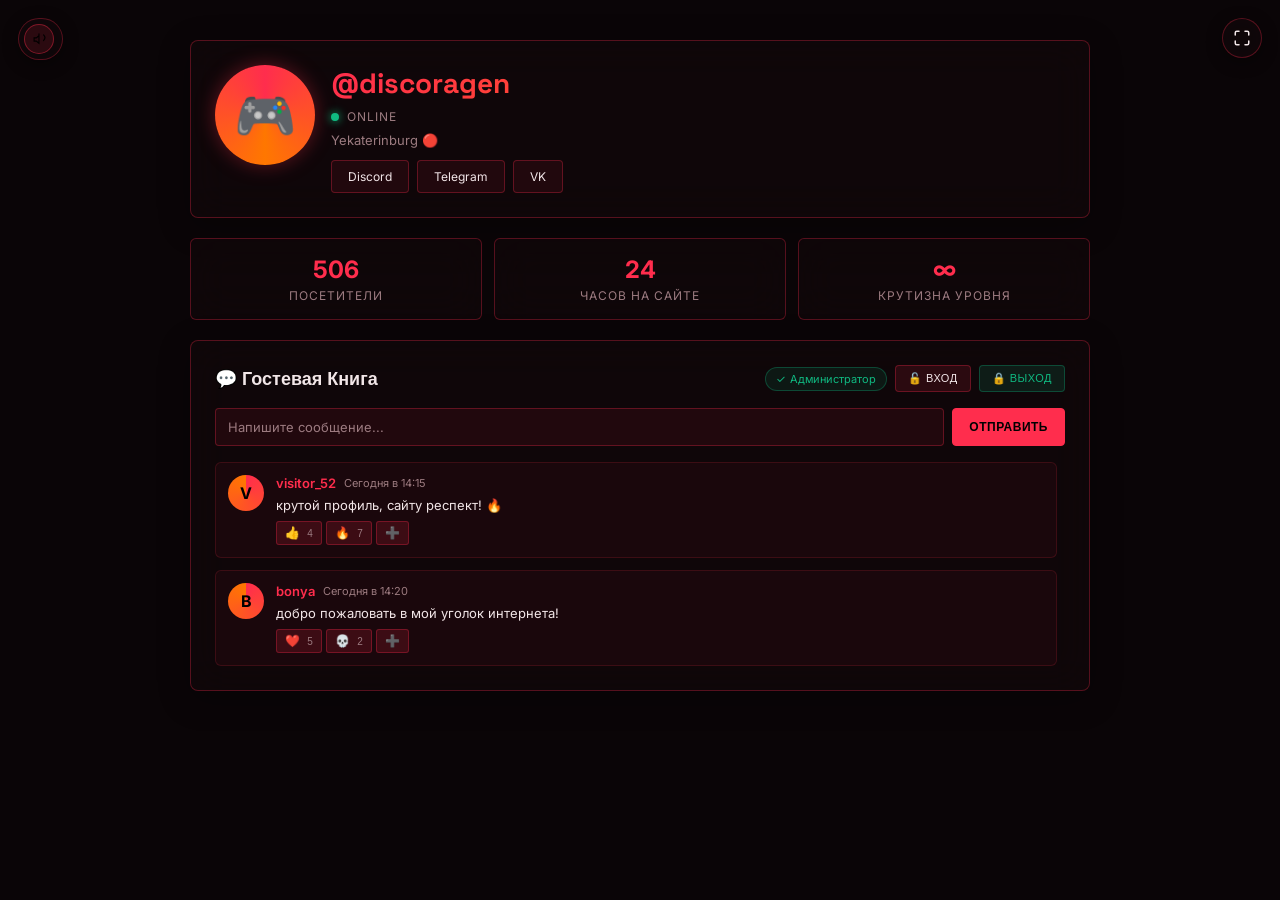
<file: index_admin.html>
<!DOCTYPE html>
<html lang="ru">
<head>
<meta charset="UTF-8">
<meta name="viewport" content="width=device-width, initial-scale=1.0">
<title>@discoragen</title>
<link rel="preconnect" href="https://fonts.googleapis.com">
<link href="https://fonts.googleapis.com/css2?family=Space+Grotesk:wght@400;500;700&family=Inter:wght@400;500;600&display=swap" rel="stylesheet">
<style>
  :root {
    --bg: #0a0507;
    --card: rgba(18, 8, 10, 0.70);
    --card-border: rgba(255, 45, 77, 0.3);
    --red: #ff2d4d;
    --red-dim: #7a0c1f;
    --red-glow: rgba(255, 45, 77, 0.35);
    --text: #f2e6e8;
    --muted: #9c7b80;
  }

  * { box-sizing: border-box; margin: 0; padding: 0; }

  html, body {
    min-height: 100%;
    font-family: 'Inter', sans-serif;
    color: var(--text);
    overflow-x: hidden;
    overflow-y: auto;
  }

  /* Кастомный скроллбар */
  ::-webkit-scrollbar {
    width: 8px;
  }
  ::-webkit-scrollbar-track {
    background: var(--bg);
  }
  ::-webkit-scrollbar-thumb {
    background: var(--red-dim);
    border-radius: 4px;
  }
  ::-webkit-scrollbar-thumb:hover {
    background: var(--red);
  }

  /* ---------- Кастомный геймерский/кибер-курсор ---------- */
  body {
    background: var(--bg);
    display: flex;
    flex-direction: column;
    align-items: center;
    justify-content: center;
    padding: 40px 16px;
    position: relative;
    cursor: url("data:image/svg+xml;utf8,<svg xmlns='http://www.w3.org/2000/svg' width='24' height='24' viewBox='0 0 24 24'><path d='M2 2l16 7-6 3-3 6z' fill='%23ff2d4d' stroke='%230a0507' stroke-width='1.5'/><circle cx='5' cy='5' r='1' fill='%23ffffff'/></svg>"), auto;
  }

  a, button, .play-btn, .progress-slider, .social-btn, .tag, .volume-slider, #enterOverlay, .visitor-count, .fullscreen-btn, .username, .game-plaque, .corner-volume, .location, .gb-send-btn, .reaction-btn, .gb-delete-btn, .picker-emoji-opt, .admin-login-btn, .admin-logout-btn {
    cursor: url("data:image/svg+xml;utf8,<svg xmlns='http://www.w3.org/2000/svg' width='24' height='24' viewBox='0 0 24 24'><path d='M2 2l16 7-6 3-3 6z' fill='%23ffffff' stroke='%23ff2d4d' stroke-width='1.5'/><circle cx='5' cy='5' r='1.5' fill='%23ff2d4d'/></svg>"), pointer;
  }

  /* ---------- Кнопка полноэкранного режима ---------- */
  .fullscreen-btn {
    position: fixed;
    top: 18px;
    right: 18px;
    z-index: 100;
    width: 40px;
    height: 40px;
    border-radius: 50%;
    background: var(--card);
    border: 1px solid var(--card-border);
    color: var(--text);
    display: flex;
    align-items: center;
    justify-content: center;
    backdrop-filter: blur(20px);
    transition: all 0.2s ease;
    outline: none;
    box-shadow: 0 4px 16px rgba(0,0,0,0.4);
  }

  .fullscreen-btn:hover {
    background: var(--red);
    border-color: var(--red);
    box-shadow: 0 0 15px var(--red-glow);
    transform: scale(1.05);
  }

  .fullscreen-btn svg {
    width: 18px;
    height: 18px;
    fill: none;
    stroke: var(--text);
    stroke-width: 2;
    stroke-linecap: round;
    stroke-linejoin: round;
    transition: stroke 0.2s ease;
  }

  .fullscreen-btn:hover svg {
    stroke: #000;
  }

  /* ---------- Выдвижной регулятор громкости в верхнем левом углу ---------- */
  .corner-volume {
    position: fixed;
    top: 18px;
    left: 18px;
    z-index: 100;
    display: flex;
    align-items: center;
    background: var(--card);
    border: 1px solid var(--card-border);
    border-radius: 50px;
    padding: 5px 8px 5px 5px;
    backdrop-filter: blur(20px);
    box-shadow: 0 4px 16px rgba(0,0,0,0.4);
    transition: all 0.3s cubic-bezier(0.4, 0, 0.2, 1);
  }

  .corner-volume:hover {
    border-color: var(--red);
    box-shadow: 0 0 15px var(--red-glow);
  }

  .corner-volume-btn {
    width: 30px;
    height: 30px;
    border-radius: 50%;
    background: rgba(255, 45, 77, 0.12);
    border: 1px solid rgba(255, 45, 77, 0.4);
    display: flex;
    align-items: center;
    justify-content: center;
    outline: none;
    flex-shrink: 0;
  }

  .corner-volume-btn svg {
    width: 13px;
    height: 13px;
    fill: var(--text);
    transition: fill 0.2s ease;
  }

  .corner-volume:hover .corner-volume-btn svg {
    fill: var(--red);
  }

  .corner-volume-slider-wrap {
    max-width: 0;
    opacity: 0;
    overflow: hidden;
    white-space: nowrap;
    transition: max-width 0.3s cubic-bezier(0.4, 0, 0.2, 1), opacity 0.2s ease, margin 0.3s ease;
    display: flex;
    align-items: center;
  }

  .corner-volume:hover .corner-volume-slider-wrap {
    max-width: 90px;
    opacity: 1;
    margin-left: 8px;
    margin-right: 2px;
  }

  .volume-slider {
    width: 80px;
    height: 4px;
    -webkit-appearance: none;
    background: rgba(255, 255, 255, 0.15);
    border-radius: 2px;
    outline: none;
  }

  .volume-slider::-webkit-slider-thumb {
    -webkit-appearance: none;
    width: 10px; height: 10px;
    border-radius: 50%;
    background: var(--red);
    box-shadow: 0 0 8px var(--red);
    cursor: pointer;
    transition: transform 0.15s ease, background 0.15s ease;
  }

  .volume-slider::-webkit-slider-thumb:hover {
    transform: scale(1.3);
    background: #ff7700;
  }

  /* ---------- Экран входа с огненным анимационным лоадером ---------- */
  #enterOverlay {
    position: fixed;
    inset: 0;
    z-index: 999;
    background: #050203;
    display: flex;
    flex-direction: column;
    align-items: center;
    justify-content: center;
    gap: 18px;
    transition: opacity 0.7s ease, visibility 0.7s ease;
  }

  #enterOverlay.hidden {
    opacity: 0;
    visibility: hidden;
    pointer-events: none;
  }

  .enter-ring {
    position: relative;
    width: 80px;
    height: 80px;
    border-radius: 50%;
    background: conic-gradient(from 0deg, var(--red), #ff7700, #ffea00, var(--red));
    animation: fireSpin 1.8s linear infinite, firePulse 1.2s ease-in-out infinite alternate;
    box-shadow: 0 0 25px rgba(255, 45, 77, 0.6), inset 0 0 15px rgba(255, 119, 0, 0.4);
    display: flex;
    align-items: center;
    justify-content: center;
  }

  .enter-ring::before {
    content: '';
    position: absolute;
    inset: 4px;
    background: #050203;
    border-radius: 50%;
  }

  .enter-ring::after {
    content: '';
    position: absolute;
    width: 12px;
    height: 12px;
    background: #ffea00;
    border-radius: 50%;
    box-shadow: 0 0 15px #ff7700, 0 0 25px var(--red);
    animation: coreFlicker 0.8s ease-in-out infinite alternate;
    z-index: 2;
  }

  @keyframes fireSpin {
    to { transform: rotate(360deg); }
  }

  @keyframes firePulse {
    0% { box-shadow: 0 0 25px rgba(255, 45, 77, 0.6), inset 0 0 15px rgba(255, 119, 0, 0.4); }
    100% { box-shadow: 0 0 40px rgba(255, 119, 0, 0.8), inset 0 0 25px rgba(255, 119, 0, 0.6); }
  }

  @keyframes coreFlicker {
    0% { opacity: 0.7; }
    100% { opacity: 1; }
  }

  .enter-text {
    font-family: 'Space Grotesk', sans-serif;
    font-size: 16px;
    font-weight: 500;
    color: var(--text);
    letter-spacing: 3px;
    text-transform: uppercase;
    animation: fadeInText 0.8s ease-out 0.3s backwards;
  }

  @keyframes fadeInText {
    from { opacity: 0; }
    to { opacity: 1; }
  }

  /* ===== ГЛАВНЫЙ КОНТЕЙНЕР САЙТА ===== */
  .main-container {
    max-width: 900px;
    width: 100%;
    z-index: 50;
  }

  /* ===== СЕКЦИЯ ПРОФИЛЯ ===== */
  .profile-section {
    background: var(--card);
    border: 1px solid var(--card-border);
    border-radius: 8px;
    padding: 24px;
    backdrop-filter: blur(20px);
    box-shadow: 0 8px 32px rgba(0, 0, 0, 0.3);
    margin-bottom: 20px;
  }

  .profile-header {
    display: flex;
    align-items: flex-start;
    justify-content: space-between;
    gap: 16px;
  }

  .profile-info {
    flex: 1;
  }

  .profile-avatar {
    width: 100px;
    height: 100px;
    border-radius: 50%;
    background: conic-gradient(from 0deg, var(--red), #ff7700, var(--red));
    display: flex;
    align-items: center;
    justify-content: center;
    font-size: 50px;
    flex-shrink: 0;
    box-shadow: 0 0 20px var(--red-glow);
  }

  .username {
    font-family: 'Space Grotesk', sans-serif;
    font-size: 28px;
    font-weight: 700;
    margin-bottom: 8px;
    background: linear-gradient(135deg, var(--red), #ff7700);
    -webkit-background-clip: text;
    -webkit-text-fill-color: transparent;
    background-clip: text;
  }

  .user-status {
    display: flex;
    align-items: center;
    gap: 8px;
    margin-bottom: 8px;
  }

  .status-dot {
    width: 8px;
    height: 8px;
    border-radius: 50%;
    background: #10b981;
    box-shadow: 0 0 10px #10b981;
    transition: all 0.3s ease;
  }

  .status-dot.offline {
    background: #ef4444;
    box-shadow: 0 0 10px #ef4444;
  }

  .status-text {
    font-size: 12px;
    color: var(--muted);
    text-transform: uppercase;
    letter-spacing: 1px;
  }

  .user-location {
    font-size: 13px;
    color: var(--muted);
    margin-bottom: 12px;
  }

  .social-links {
    display: flex;
    gap: 8px;
    flex-wrap: wrap;
  }

  .social-btn {
    padding: 8px 16px;
    border-radius: 4px;
    border: 1px solid var(--card-border);
    background: rgba(255, 45, 77, 0.08);
    color: var(--text);
    text-decoration: none;
    font-size: 12px;
    transition: all 0.2s ease;
  }

  .social-btn:hover {
    background: var(--red);
    border-color: var(--red);
    transform: translateY(-2px);
    box-shadow: 0 0 15px var(--red-glow);
  }

  /* ===== СЕКЦИЯ АКТИВНОСТИ ===== */
  .activity-section {
    display: grid;
    grid-template-columns: repeat(auto-fit, minmax(200px, 1fr));
    gap: 12px;
    margin-bottom: 20px;
  }

  .activity-card {
    background: var(--card);
    border: 1px solid var(--card-border);
    border-radius: 6px;
    padding: 16px;
    text-align: center;
    backdrop-filter: blur(20px);
  }

  .activity-value {
    font-size: 24px;
    font-weight: 700;
    color: var(--red);
    margin-bottom: 4px;
  }

  .activity-label {
    font-size: 12px;
    color: var(--muted);
    text-transform: uppercase;
    letter-spacing: 1px;
  }

  /* ===== ТАБЫ ===== */
  .tabs {
    display: flex;
    gap: 8px;
    margin-bottom: 20px;
    border-bottom: 1px solid var(--card-border);
    padding-bottom: 12px;
  }

  .tab {
    padding: 8px 16px;
    background: none;
    border: none;
    color: var(--muted);
    font-size: 13px;
    font-weight: 500;
    text-transform: uppercase;
    letter-spacing: 1px;
    cursor: pointer;
    transition: all 0.2s ease;
    border-bottom: 2px solid transparent;
    margin-bottom: -14px;
  }

  .tab:hover {
    color: var(--text);
  }

  .tab.active {
    color: var(--red);
    border-bottom-color: var(--red);
  }

  /* ===== КОНТЕНТ ТАБОВ ===== */
  .tab-content {
    display: none;
  }

  .tab-content.active {
    display: block;
  }

  /* ===== ГОСТЕВАЯ КНИГА ===== */
  .guestbook-section {
    background: var(--card);
    border: 1px solid var(--card-border);
    border-radius: 8px;
    padding: 24px;
    backdrop-filter: blur(20px);
    box-shadow: 0 8px 32px rgba(0, 0, 0, 0.3);
  }

  .gb-header {
    display: flex;
    justify-content: space-between;
    align-items: center;
    margin-bottom: 16px;
  }

  .gb-title {
    font-family: 'Space Grotesk', sans-serif;
    font-size: 18px;
    font-weight: 700;
    color: var(--text);
  }

  /* === АДМИН ПАНЕЛЬ === */
  .admin-panel {
    display: flex;
    gap: 8px;
    align-items: center;
  }

  .admin-status {
    font-size: 11px;
    color: #10b981;
    background: rgba(16, 185, 129, 0.1);
    padding: 4px 10px;
    border-radius: 12px;
    border: 1px solid rgba(16, 185, 129, 0.3);
    display: flex;
    align-items: center;
    gap: 4px;
  }

  .admin-status.hidden {
    display: none;
  }

  .admin-login-btn, .admin-logout-btn {
    padding: 6px 12px;
    font-size: 11px;
    border-radius: 4px;
    border: 1px solid var(--card-border);
    background: rgba(255, 45, 77, 0.12);
    color: var(--text);
    transition: all 0.2s ease;
    text-transform: uppercase;
    letter-spacing: 0.5px;
  }

  .admin-login-btn:hover {
    background: var(--red);
    border-color: var(--red);
    box-shadow: 0 0 10px var(--red-glow);
  }

  .admin-logout-btn {
    background: rgba(16, 185, 129, 0.12);
    border-color: rgba(16, 185, 129, 0.3);
    color: #10b981;
  }

  .admin-logout-btn:hover {
    background: rgba(16, 185, 129, 0.25);
  }

  .admin-logout-btn.hidden {
    display: none;
  }

  /* === МОДАЛЬНОЕ ОКНО ДЛЯ ВХОДА === */
  .modal-overlay {
    display: none;
    position: fixed;
    inset: 0;
    background: rgba(0, 0, 0, 0.8);
    backdrop-filter: blur(4px);
    z-index: 1000;
    align-items: center;
    justify-content: center;
  }

  .modal-overlay.show {
    display: flex;
  }

  .modal {
    background: var(--card);
    border: 1px solid var(--card-border);
    border-radius: 8px;
    padding: 32px;
    max-width: 320px;
    width: 90%;
    box-shadow: 0 20px 60px rgba(0, 0, 0, 0.5);
  }

  .modal-title {
    font-family: 'Space Grotesk', sans-serif;
    font-size: 20px;
    font-weight: 700;
    margin-bottom: 16px;
    color: var(--text);
  }

  .modal-input {
    width: 100%;
    padding: 10px 12px;
    background: rgba(255, 45, 77, 0.08);
    border: 1px solid var(--card-border);
    border-radius: 4px;
    color: var(--text);
    font-size: 14px;
    margin-bottom: 16px;
    outline: none;
    transition: all 0.2s ease;
  }

  .modal-input:focus {
    border-color: var(--red);
    box-shadow: 0 0 10px var(--red-glow);
  }

  .modal-input::placeholder {
    color: var(--muted);
  }

  .modal-buttons {
    display: flex;
    gap: 8px;
  }

  .modal-btn {
    flex: 1;
    padding: 10px;
    border-radius: 4px;
    border: 1px solid var(--card-border);
    background: rgba(255, 45, 77, 0.12);
    color: var(--text);
    font-weight: 500;
    cursor: pointer;
    transition: all 0.2s ease;
  }

  .modal-btn:hover {
    background: var(--red);
    border-color: var(--red);
    box-shadow: 0 0 10px var(--red-glow);
  }

  .modal-btn-cancel {
    background: rgba(100, 100, 100, 0.2);
  }

  .modal-btn-cancel:hover {
    background: rgba(100, 100, 100, 0.4);
    border-color: var(--muted);
  }

  /* === ИНПУТ СООБЩЕНИЙ === */
  .gb-input-row {
    display: flex;
    gap: 8px;
    margin-bottom: 16px;
  }

  #gbInput {
    flex: 1;
    padding: 10px 12px;
    background: rgba(255, 45, 77, 0.08);
    border: 1px solid var(--card-border);
    border-radius: 4px;
    color: var(--text);
    font-family: 'Inter', sans-serif;
    font-size: 13px;
    outline: none;
    transition: all 0.2s ease;
  }

  #gbInput:focus {
    border-color: var(--red);
    box-shadow: 0 0 10px var(--red-glow);
  }

  #gbInput::placeholder {
    color: var(--muted);
  }

  .gb-send-btn {
    padding: 10px 16px;
    background: var(--red);
    border: 1px solid var(--red);
    border-radius: 4px;
    color: #000;
    font-weight: 600;
    font-size: 12px;
    cursor: pointer;
    transition: all 0.2s ease;
    text-transform: uppercase;
    letter-spacing: 0.5px;
  }

  .gb-send-btn:hover {
    background: #ff7700;
    border-color: #ff7700;
    box-shadow: 0 0 15px rgba(255, 119, 0, 0.5);
  }

  /* === СООБЩЕНИЯ ГОСТЕВОЙ КНИГИ === */
  #gbMessages {
    display: flex;
    flex-direction: column;
    gap: 12px;
    max-height: 500px;
    overflow-y: auto;
    padding-right: 8px;
  }

  .gb-msg {
    display: flex;
    gap: 12px;
    padding: 12px;
    background: rgba(255, 45, 77, 0.05);
    border: 1px solid rgba(255, 45, 77, 0.15);
    border-radius: 6px;
    transition: all 0.2s ease;
  }

  .gb-msg:hover {
    background: rgba(255, 45, 77, 0.1);
    border-color: rgba(255, 45, 77, 0.25);
  }

  .gb-avatar {
    width: 36px;
    height: 36px;
    border-radius: 50%;
    background: conic-gradient(from 0deg, var(--red), #ff7700);
    display: flex;
    align-items: center;
    justify-content: center;
    font-weight: 700;
    color: #000;
    flex-shrink: 0;
  }

  .gb-content {
    flex: 1;
    min-width: 0;
  }

  .gb-user-row {
    display: flex;
    align-items: center;
    gap: 8px;
    margin-bottom: 6px;
    flex-wrap: wrap;
  }

  .gb-author {
    font-weight: 600;
    color: var(--red);
    font-size: 13px;
  }

  .gb-time {
    font-size: 11px;
    color: var(--muted);
  }

  .gb-delete-btn {
    margin-left: auto;
    padding: 4px 8px;
    background: rgba(239, 68, 68, 0.2);
    border: 1px solid rgba(239, 68, 68, 0.4);
    border-radius: 3px;
    color: #ef4444;
    font-size: 11px;
    transition: all 0.2s ease;
  }

  .gb-delete-btn:hover {
    background: rgba(239, 68, 68, 0.4);
    border-color: #ef4444;
  }

  .gb-delete-btn.hidden {
    display: none;
  }

  .gb-text {
    color: var(--text);
    font-size: 13px;
    margin-bottom: 8px;
    word-wrap: break-word;
  }

  .gb-reactions {
    display: flex;
    gap: 4px;
    flex-wrap: wrap;
  }

  .reaction-btn {
    padding: 4px 8px;
    background: rgba(255, 45, 77, 0.15);
    border: 1px solid rgba(255, 45, 77, 0.3);
    border-radius: 3px;
    color: var(--text);
    font-size: 12px;
    cursor: pointer;
    transition: all 0.2s ease;
  }

  .reaction-btn:hover {
    background: rgba(255, 45, 77, 0.3);
    border-color: var(--red);
  }

  .reaction-btn span {
    margin-left: 4px;
    font-size: 10px;
    color: var(--muted);
  }

  /* === ЭМОДЗИ ПИКЕР === */
  .emoji-picker-container {
    position: relative;
  }

  .emoji-picker-popup {
    position: absolute;
    bottom: 100%;
    left: 0;
    background: var(--card);
    border: 1px solid var(--card-border);
    border-radius: 6px;
    padding: 6px;
    display: flex;
    gap: 4px;
    flex-wrap: wrap;
    width: 150px;
    max-height: 0;
    opacity: 0;
    overflow: hidden;
    transition: all 0.2s ease;
    pointer-events: none;
    margin-bottom: 4px;
  }

  .emoji-picker-popup.show {
    max-height: 200px;
    opacity: 1;
    pointer-events: auto;
  }

  .picker-emoji-opt {
    width: 28px;
    height: 28px;
    background: rgba(255, 45, 77, 0.15);
    border: 1px solid rgba(255, 45, 77, 0.3);
    border-radius: 3px;
    font-size: 14px;
    cursor: pointer;
    transition: all 0.2s ease;
    display: flex;
    align-items: center;
    justify-content: center;
  }

  .picker-emoji-opt:hover {
    background: rgba(255, 45, 77, 0.3);
    transform: scale(1.1);
  }

  /* === МОДАЛЬНОЕ ОКНО ОШИБКИ === */
  .error-toast {
    position: fixed;
    bottom: 20px;
    left: 20px;
    background: rgba(239, 68, 68, 0.2);
    border: 1px solid rgba(239, 68, 68, 0.4);
    border-radius: 4px;
    padding: 12px 16px;
    color: #ef4444;
    font-size: 12px;
    opacity: 0;
    transform: translateY(20px);
    pointer-events: none;
    transition: all 0.3s ease;
    z-index: 1001;
  }

  .error-toast.show {
    opacity: 1;
    transform: translateY(0);
    pointer-events: auto;
  }

  /* ===== АНИМАЦИИ ===== */
  @keyframes glitch {
    0%, 100% { filter: none; }
    50% { filter: brightness(0.3) hue-rotate(90deg); }
  }

  /* АДАПТИВ */
  @media (max-width: 600px) {
    body {
      padding: 20px 12px;
    }

    .username {
      font-size: 22px;
    }

    .profile-header {
      flex-direction: column;
      align-items: center;
      text-align: center;
    }

    .profile-avatar {
      width: 80px;
      height: 80px;
      font-size: 40px;
    }

    .social-links {
      justify-content: center;
    }

    .activity-section {
      grid-template-columns: repeat(2, 1fr);
    }

    .gb-user-row {
      flex-direction: column;
      align-items: flex-start;
      gap: 4px;
    }

    .gb-delete-btn {
      margin-left: 0;
      align-self: flex-start;
    }

    #gbMessages {
      max-height: 400px;
    }

    .modal {
      padding: 24px;
    }
  }
</style>
</head>
<body>

<!-- МОДАЛЬНОЕ ОКНО ДЛЯ ВХОДА АДМИНИСТРАТОРА -->
<div id="adminLoginModal" class="modal-overlay">
  <div class="modal">
    <div class="modal-title">🔐 Вход в админ-панель</div>
    <input type="password" id="adminPassword" class="modal-input" placeholder="Введите пароль..." />
    <div class="modal-buttons">
      <button class="modal-btn" onclick="submitAdminLogin()">Вход</button>
      <button class="modal-btn modal-btn-cancel" onclick="closeAdminModal()">Отмена</button>
    </div>
  </div>
</div>

<!-- НОТИФИКАЦИЯ ОБ ОШИБКЕ -->
<div id="errorToast" class="error-toast"></div>

<!-- ПОЛНОЭКРАННАЯ КНОПКА -->
<button class="fullscreen-btn" id="fullscreenBtn">
  <svg id="enterFsIcon" viewBox="0 0 24 24" xmlns="http://www.w3.org/2000/svg">
    <path d="M8 3H5a2 2 0 0 0-2 2v3m18 0V5a2 2 0 0 0-2-2h-3m0 18h3a2 2 0 0 0 2-2v-3M3 16v3a2 2 0 0 0 2 2h3"/>
  </svg>
  <svg id="exitFsIcon" viewBox="0 0 24 24" xmlns="http://www.w3.org/2000/svg" style="display: none;">
    <path d="M8 8v-3h-3m18 0h-3v3m0 10h3v-3M3 8h3v3"/>
  </svg>
</button>

<!-- ГРОМКОСТЬ В УГЛУ -->
<div class="corner-volume">
  <button class="corner-volume-btn" id="volumeBtn">
    <svg viewBox="0 0 24 24" xmlns="http://www.w3.org/2000/svg">
      <path d="M11 5L6 9H2v6h4l5 4v-18zm9-1c2.21 2.3 3 5.78 0 9 M19.5 3.5c2.5 2.7 3.5 6.97 0 10.5" stroke="currentColor" stroke-width="2" fill="none" stroke-linecap="round"/>
    </svg>
  </button>
  <div class="corner-volume-slider-wrap">
    <input type="range" id="volumeSlider" class="volume-slider" min="0" max="100" value="100" />
  </div>
</div>

<!-- ГЛАВНЫЙ КОНТЕЙНЕР -->
<div class="main-container">
  <!-- СЕКЦИЯ ПРОФИЛЯ -->
  <div class="profile-section">
    <div class="profile-header">
      <div class="profile-avatar">🎮</div>
      <div class="profile-info">
        <div class="username" id="usernameEl">@discoragen</div>
        <div class="user-status">
          <div class="status-dot" id="statusDot"></div>
          <span class="status-text">Online</span>
        </div>
        <div class="user-location location">Yekaterinburg 🔴</div>
        <div class="social-links">
          <a href="#" class="social-btn">Discord</a>
          <a href="#" class="social-btn">Telegram</a>
          <a href="#" class="social-btn">VK</a>
        </div>
      </div>
    </div>
  </div>

  <!-- СЕКЦИЯ АКТИВНОСТИ -->
  <div class="activity-section">
    <div class="activity-card">
      <div class="activity-value visitor-count" id="visitorCount">506</div>
      <div class="activity-label">Посетители</div>
    </div>
    <div class="activity-card">
      <div class="activity-value">24</div>
      <div class="activity-label">Часов на сайте</div>
    </div>
    <div class="activity-card">
      <div class="activity-value">∞</div>
      <div class="activity-label">Крутизна уровня</div>
    </div>
  </div>

  <!-- ГОСТЕВАЯ КНИГА -->
  <div class="guestbook-section">
    <div class="gb-header">
      <div class="gb-title">💬 Гостевая Книга</div>
      <div class="admin-panel">
        <div class="admin-status" id="adminStatus">
          <span>✓</span> Администратор
        </div>
        <button class="admin-login-btn" id="adminLoginBtn" onclick="openAdminModal()">🔓 Вход</button>
        <button class="admin-logout-btn" id="adminLogoutBtn" onclick="logoutAdmin()">🔒 Выход</button>
      </div>
    </div>

    <div class="gb-input-row">
      <input type="text" id="gbInput" class="gb-input" placeholder="Напишите сообщение..." maxlength="200" />
      <button class="gb-send-btn" id="gbSendBtn">Отправить</button>
    </div>

    <div id="gbMessages"></div>
  </div>
</div>

<script>
  /* ========== АДМИНИСТРАТОР СИСТЕМА ========== */
  const ADMIN_PASSWORD = 'discoragen'; // ← ИЗМЕНИ НА СВОЙ ПАРОЛЬ
  let isAdmin = false;
  const adminLoginModal = document.getElementById('adminLoginModal');
  const adminPassword = document.getElementById('adminPassword');
  const adminStatus = document.getElementById('adminStatus');
  const adminLoginBtn = document.getElementById('adminLoginBtn');
  const adminLogoutBtn = document.getElementById('adminLogoutBtn');
  const errorToast = document.getElementById('errorToast');

  function openAdminModal() {
    adminLoginModal.classList.add('show');
    adminPassword.focus();
  }

  function closeAdminModal() {
    adminLoginModal.classList.remove('show');
    adminPassword.value = '';
  }

  window.submitAdminLogin = function() {
    if (adminPassword.value === ADMIN_PASSWORD) {
      isAdmin = true;
      localStorage.setItem('discoragen_admin', 'true');
      adminStatus.classList.remove('hidden');
      adminLoginBtn.classList.add('hidden');
      adminLogoutBtn.classList.remove('hidden');
      closeAdminModal();
      renderGuestbook();
      showToast('Добро пожаловать, администратор! 🔓');
    } else {
      showToast('❌ Неверный пароль!');
      adminPassword.value = '';
    }
  };

  window.logoutAdmin = function() {
    isAdmin = false;
    localStorage.removeItem('discoragen_admin');
    adminStatus.classList.add('hidden');
    adminLoginBtn.classList.remove('hidden');
    adminLogoutBtn.classList.add('hidden');
    renderGuestbook();
    showToast('Вы вышли из админ-панели');
  };

  // Проверяем был ли админ авторизован раньше
  if (localStorage.getItem('discoragen_admin') === 'true') {
    isAdmin = true;
    adminStatus.classList.remove('hidden');
    adminLoginBtn.classList.add('hidden');
    adminLogoutBtn.classList.remove('hidden');
  }

  function showToast(message) {
    errorToast.textContent = message;
    errorToast.classList.add('show');
    setTimeout(() => {
      errorToast.classList.remove('show');
    }, 3000);
  }

  // Закрытие модального окна при нажатии на Esc
  document.addEventListener('keydown', (e) => {
    if (e.key === 'Escape') {
      closeAdminModal();
    }
  });

  // Ввод пароля по Enter
  adminPassword.addEventListener('keydown', (e) => {
    if (e.key === 'Enter') {
      submitAdminLogin();
    }
  });

  // Закрытие при клике вне модального окна
  adminLoginModal.addEventListener('click', (e) => {
    if (e.target === adminLoginModal) {
      closeAdminModal();
    }
  });

  /* ========== ГОСТЕВАЯ КНИГА ========== */
  const gbMessagesContainer = document.getElementById('gbMessages');
  const gbInput = document.getElementById('gbInput');
  const gbSendBtn = document.getElementById('gbSendBtn');

  let defaultMessages = [
    { id: 1, author: 'visitor_52', text: 'крутой профиль, сайту респект! 🔥', time: 'Сегодня в 14:15', reactions: { '👍': 4, '🔥': 7 } },
    { id: 2, author: 'bonya', text: 'добро пожаловать в мой уголок интернета!', time: 'Сегодня в 14:20', reactions: { '❤️': 5, '💀': 2 } }
  ];

  let guestbookMessages = JSON.parse(localStorage.getItem('discoragen_guestbook')) || defaultMessages;

  function renderGuestbook() {
    gbMessagesContainer.innerHTML = '';
    guestbookMessages.forEach((msg) => {
      const msgDiv = document.createElement('div');
      msgDiv.className = 'gb-msg';

      let reactionsHTML = '';
      for (const [emoji, count] of Object.entries(msg.reactions)) {
        reactionsHTML += `<button class="reaction-btn" onclick="handleReaction(${msg.id}, '${emoji}')">${emoji} <span>${count}</span></button>`;
      }

      // Показываем кнопку удаления только если пользователь администратор
      const deleteButtonHTML = isAdmin ? `<button class="gb-delete-btn" onclick="deleteMessage(${msg.id})" title="Удалить сообщение">🗑️ Удалить</button>` : '';

      msgDiv.innerHTML = `
        <div class="gb-avatar">${msg.author.charAt(0).toUpperCase()}</div>
        <div class="gb-content">
          <div class="gb-user-row">
            <span class="gb-author">${msg.author}</span>
            <span class="gb-time">${msg.time}</span>
            ${deleteButtonHTML}
          </div>
          <div class="gb-text">${escapeHtml(msg.text)}</div>
          <div class="gb-reactions">
            ${reactionsHTML}
            <div class="emoji-picker-container">
              <button class="reaction-btn" onclick="togglePicker(${msg.id})">➕</button>
              <div class="emoji-picker-popup" id="picker-${msg.id}">
                <button class="picker-emoji-opt" onclick="selectEmoji(${msg.id}, '👍')">👍</button>
                <button class="picker-emoji-opt" onclick="selectEmoji(${msg.id}, '❤️')">❤️</button>
                <button class="picker-emoji-opt" onclick="selectEmoji(${msg.id}, '🔥')">🔥</button>
                <button class="picker-emoji-opt" onclick="selectEmoji(${msg.id}, '💀')">💀</button>
                <button class="picker-emoji-opt" onclick="selectEmoji(${msg.id}, '🚀')">🚀</button>
                <button class="picker-emoji-opt" onclick="selectEmoji(${msg.id}, '⭐')">⭐</button>
                <button class="picker-emoji-opt" onclick="selectEmoji(${msg.id}, '💯')">💯</button>
              </div>
            </div>
          </div>
        </div>
      `;
      gbMessagesContainer.appendChild(msgDiv);
    });
    gbMessagesContainer.scrollTop = gbMessagesContainer.scrollHeight;
  }

  function escapeHtml(text) {
    return text.replace(/&/g, "&amp;").replace(/</g, "&lt;").replace(/>/g, "&gt;");
  }

  window.togglePicker = function(id) {
    document.querySelectorAll('.emoji-picker-popup').forEach(p => {
      if (p.id !== `picker-${id}`) p.classList.remove('show');
    });
    const picker = document.getElementById(`picker-${id}`);
    if (picker) picker.classList.toggle('show');
  };

  window.selectEmoji = function(id, emoji) {
    const msg = guestbookMessages.find(m => m.id === id);
    if (msg) {
      msg.reactions[emoji] = (msg.reactions[emoji] || 0) + 1;
      saveAndRender();
    }
  };

  window.handleReaction = function(id, emoji) {
    const msg = guestbookMessages.find(m => m.id === id);
    if (msg) {
      msg.reactions[emoji] = (msg.reactions[emoji] || 0) + 1;
      saveAndRender();
    }
  };

  // 🔐 ТОЛЬКО АДМИНИСТРАТОР МОЖЕТ УДАЛЯТЬ СООБЩЕНИЯ
  window.deleteMessage = function(id) {
    if (!isAdmin) {
      showToast('❌ Только администратор может удалять сообщения!');
      return;
    }
    guestbookMessages = guestbookMessages.filter(m => m.id !== id);
    saveAndRender();
    showToast('✓ Сообщение удалено');
  };

  function postMessage() {
    const text = gbInput.value.trim();
    if (!text) return;

    const randomNames = ['guest_99', 'cyber_user', 'anon_1337', 'player_one', 'user_52', 'visitor'];
    const author = randomNames[Math.floor(Math.random() * randomNames.length)];

    const newMsg = {
      id: Date.now(),
      author: author,
      text: text,
      time: 'Только что',
      reactions: { '👍': 1 }
    };

    guestbookMessages.push(newMsg);
    if (guestbookMessages.length > 25) guestbookMessages.shift();
    saveAndRender();
    gbInput.value = '';
  }

  function saveAndRender() {
    localStorage.setItem('discoragen_guestbook', JSON.stringify(guestbookMessages));
    renderGuestbook();
  }

  document.addEventListener('click', (e) => {
    if (!e.target.closest('.emoji-picker-container')) {
      document.querySelectorAll('.emoji-picker-popup').forEach(p => p.classList.remove('show'));
    }
  });

  gbSendBtn.addEventListener('click', postMessage);
  gbInput.addEventListener('keydown', (e) => {
    if (e.key === 'Enter') postMessage();
  });

  renderGuestbook();

  /* Статус сети */
  const statusDot = document.getElementById('statusDot');
  function updateOnlineStatus() {
    if (!navigator.onLine || document.hidden) {
      statusDot.classList.add('offline');
      statusDot.title = 'Статус: Не в сети';
    } else {
      statusDot.classList.remove('offline');
      statusDot.title = 'Статус: В сети';
    }
  }
  window.addEventListener('online', updateOnlineStatus);
  window.addEventListener('offline', updateOnlineStatus);
  document.addEventListener('visibilitychange', updateOnlineStatus);
  updateOnlineStatus();

  /* Полноэкранный режим */
  (function() {
    const fsBtn = document.getElementById('fullscreenBtn');
    const enterIcon = document.getElementById('enterFsIcon');
    const exitIcon = document.getElementById('exitFsIcon');

    function toggleFullscreen() {
      if (!document.fullscreenElement && !document.webkitFullscreenElement) {
        const docEl = document.documentElement;
        if (docEl.requestFullscreen) docEl.requestFullscreen();
        else if (docEl.webkitRequestFullscreen) docEl.webkitRequestFullscreen();
      } else {
        if (document.exitFullscreen) document.exitFullscreen();
        else if (document.webkitExitFullscreen) document.webkitExitFullscreen();
      }
    }

    function updateFsIcons() {
      const isFs = !!(document.fullscreenElement || document.webkitFullscreenElement);
      enterIcon.style.display = isFs ? 'none' : 'block';
      exitIcon.style.display = isFs ? 'block' : 'none';
    }

    if (fsBtn) fsBtn.addEventListener('click', toggleFullscreen);
    document.addEventListener('fullscreenchange', updateFsIcons);
    document.addEventListener('webkitfullscreenchange', updateFsIcons);
  })();

  /* Счётчик просмотров */
  (function () {
    const el = document.getElementById('visitorCount');
    let count = parseInt(localStorage.getItem('discoragen_visits'), 10);
    if (!count || isNaN(count)) count = 506;
    else count += 1;
    localStorage.setItem('discoragen_visits', count);
    el.textContent = count;
  })();
</script>
</body>
</html>
</file>
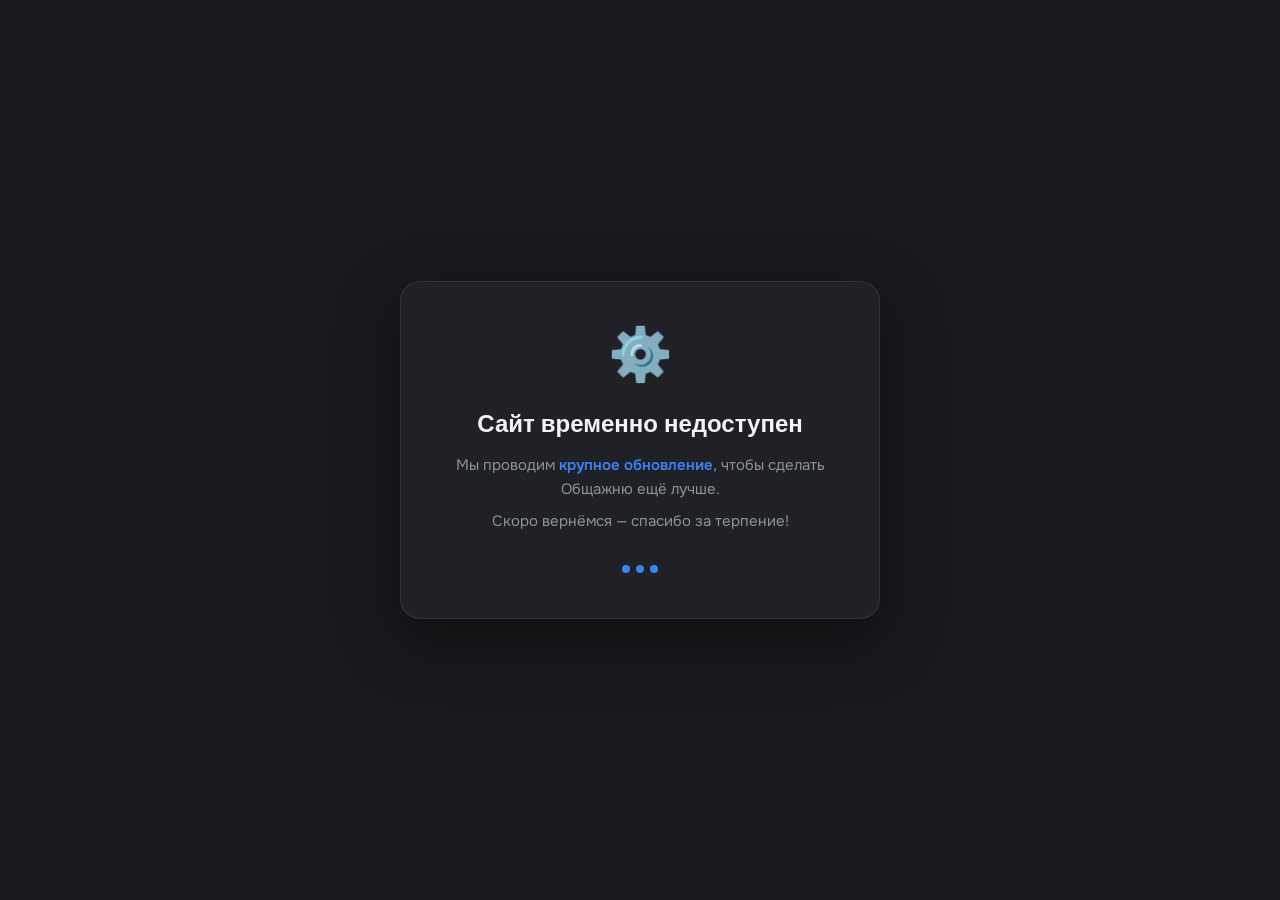
<file: maintenance.html>
<!DOCTYPE html>
<html lang="ru">
<head>
<meta charset="UTF-8">
<meta name="viewport" content="width=device-width, initial-scale=1.0, viewport-fit=cover">
<title>Общажня —技ническое обслуживание</title>
<link rel="preconnect" href="https://fonts.googleapis.com">
<link rel="preconnect" href="https://fonts.gstatic.com" crossorigin>
<link href="https://fonts.googleapis.com/css2?family=Onest:wght@400;500;600;700;800&family=Space+Grotesk:wght@600;700&display=swap" rel="stylesheet">
<style>
  :root {
    --bg: #18191c;
    --card: rgba(35, 36, 40, 0.85);
    --card-border: rgba(255, 255, 255, 0.08);
    --accent: #3b82f6;
    --accent-glow: rgba(59, 130, 246, 0.35);
    --text: #f3f4f6;
    --muted: #8e9297;
  }

  * { box-sizing: border-box; margin: 0; padding: 0; }

  html, body {
    height: 100%;
    font-family: 'Onest', sans-serif;
  }

  body {
    background: var(--bg);
    color: var(--text);
    min-height: 100vh;
    display: flex;
    align-items: center;
    justify-content: center;
    padding: 24px;
  }

  .card {
    max-width: 480px;
    width: 100%;
    background: var(--card);
    border: 1px solid var(--card-border);
    border-radius: 20px;
    padding: 40px 32px;
    text-align: center;
    backdrop-filter: blur(16px);
    box-shadow: 0 20px 60px rgba(0,0,0,0.4);
  }

  .icon {
    font-size: 52px;
    margin-bottom: 20px;
    display: inline-block;
    animation: spin 3s linear infinite;
  }

  @keyframes spin {
    0% { transform: rotate(0deg); }
    100% { transform: rotate(360deg); }
  }

  h1 {
    font-family: 'Space Grotesk', sans-serif;
    font-size: 24px;
    font-weight: 700;
    margin-bottom: 14px;
  }

  p {
    color: var(--muted);
    font-size: 15px;
    line-height: 1.6;
    margin-bottom: 8px;
  }

  .accent {
    color: var(--accent);
    font-weight: 600;
  }

  .dots span {
    display: inline-block;
    width: 8px;
    height: 8px;
    margin: 0 3px;
    border-radius: 50%;
    background: var(--accent);
    animation: pulse 1.4s infinite ease-in-out;
  }
  .dots span:nth-child(2) { animation-delay: 0.2s; }
  .dots span:nth-child(3) { animation-delay: 0.4s; }

  @keyframes pulse {
    0%, 80%, 100% { opacity: 0.3; transform: scale(0.8); }
    40% { opacity: 1; transform: scale(1.2); }
  }

  .dots {
    margin-top: 24px;
  }
</style>
</head>
<body>
  <div class="card">
    <div class="icon">⚙️</div>
    <h1>Сайт временно недоступен</h1>
    <p>Мы проводим <span class="accent">крупное обновление</span>, чтобы сделать Общажню ещё лучше.</p>
    <p>Скоро вернёмся — спасибо за терпение!</p>
    <div class="dots"><span></span><span></span><span></span></div>
  </div>
</body>
</html>
</file>
